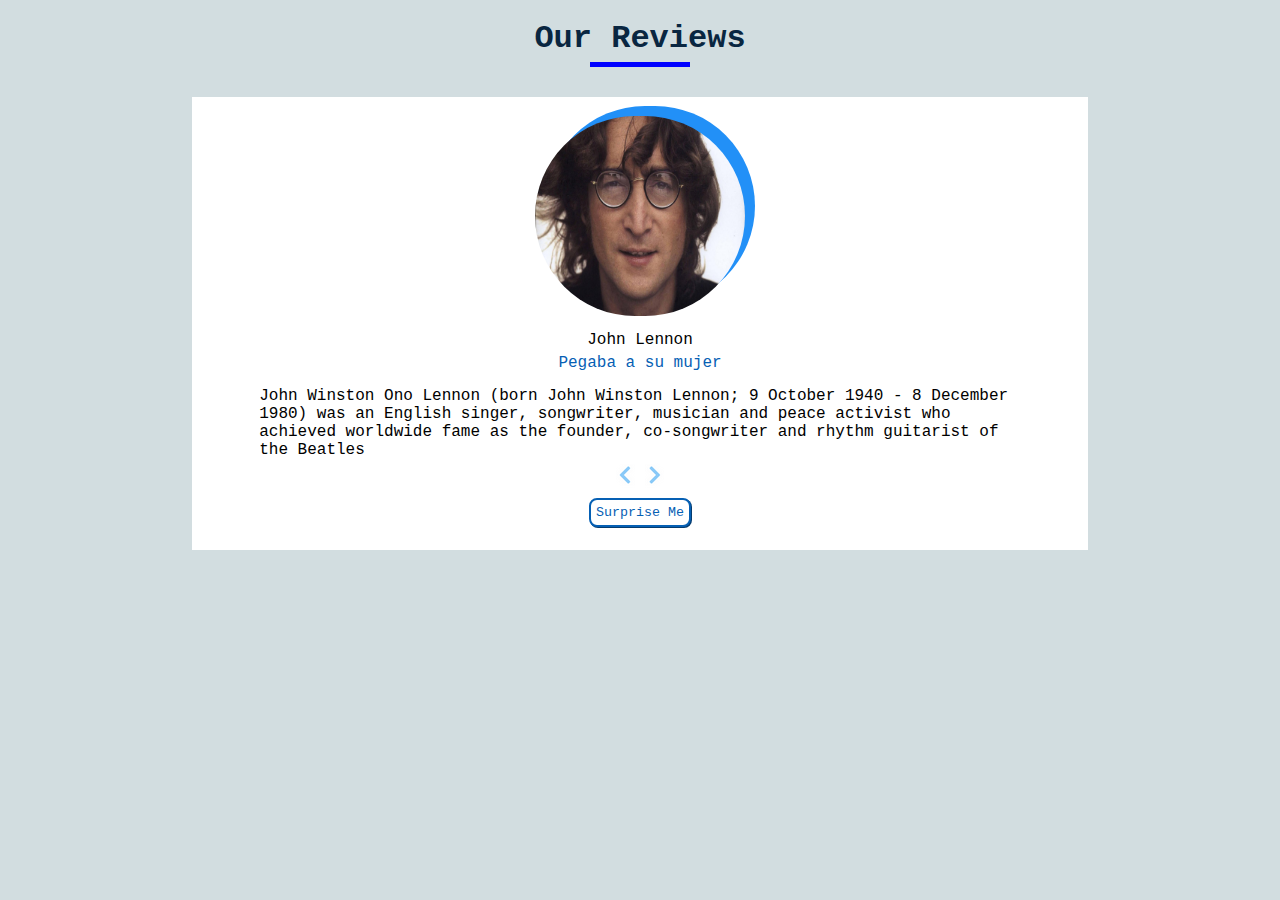
<file: 03-carousel/index.html>
<!DOCTYPE html>
<html>
  <head>
    <title>Reviews</title>
    <meta charset="utf-8">
    <link rel="stylesheet" type="text/css" href="./styles.css">
  </head>
  <body>
    <div id="flexbox">
      <h1>Our Reviews</h1>
      <div id="line"></div>
    </div>
    <div id="flexbox2">
        <div id="images">
            <img src="./images/John-Lennon.jpeg" height="210px" width="210px" id="photo"> 
        </div>
        <p id="name">John Lennon</p>
        <p id="subcontext">Pegaba a su mujer</p>
        <p id="context"> 
            John Winston Ono Lennon (born John Winston Lennon; 9 October 1940 - 8 December 1980) 
            was an English singer, songwriter, musician and peace activist who achieved 
            worldwide fame as the founder, co-songwriter and rhythm guitarist of the Beatles
        </p>
        <div id="buttons">
          <button class="btn left"><img src="./images/botonizq.png"></button>
          <button class="btn right"><img src="./images/botonder.png"></button>
        </div>
        <button id="surprise" class="btn">Surprise Me</button>
    </div>
    <script src="./script.js"></script>
  </body>
</html>
</file>
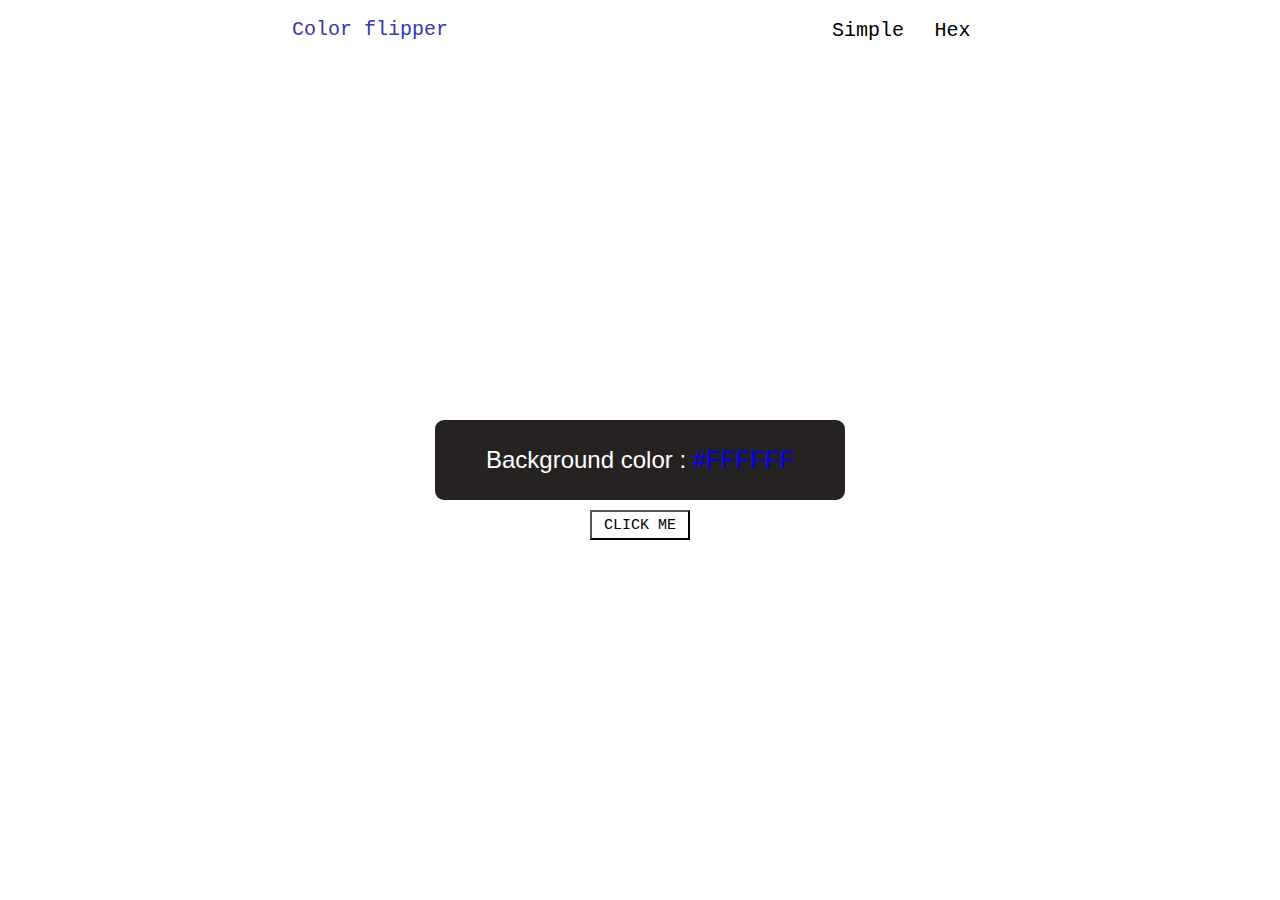
<file: color_flipper/index.html>
<!DOCTYPE html>
<html>
  <head>
    <title>Color flipper hex</title>
    <meta charset="utf-8">
    <link rel="stylesheet" type="text/css" href="./style.css">
  </head>
  <body>
    <header>
      <p id="te">Color flipper</p>
      <button type="button" id="sim" onclick="changeToSimple()">Simple</button>
      <button type="button" id="hex" onclick="changeToHex()">Hex</button>
    </header>
    <div id="content">
      <button type="button" id="sub">Background color : <span>#FFFFFF</span></button>
      <button type="button" id="main" onclick="original()">CLICK ME</button>
    </div>
    <script src="hexfunc.js"></script>
  </body>
</html>
</file>
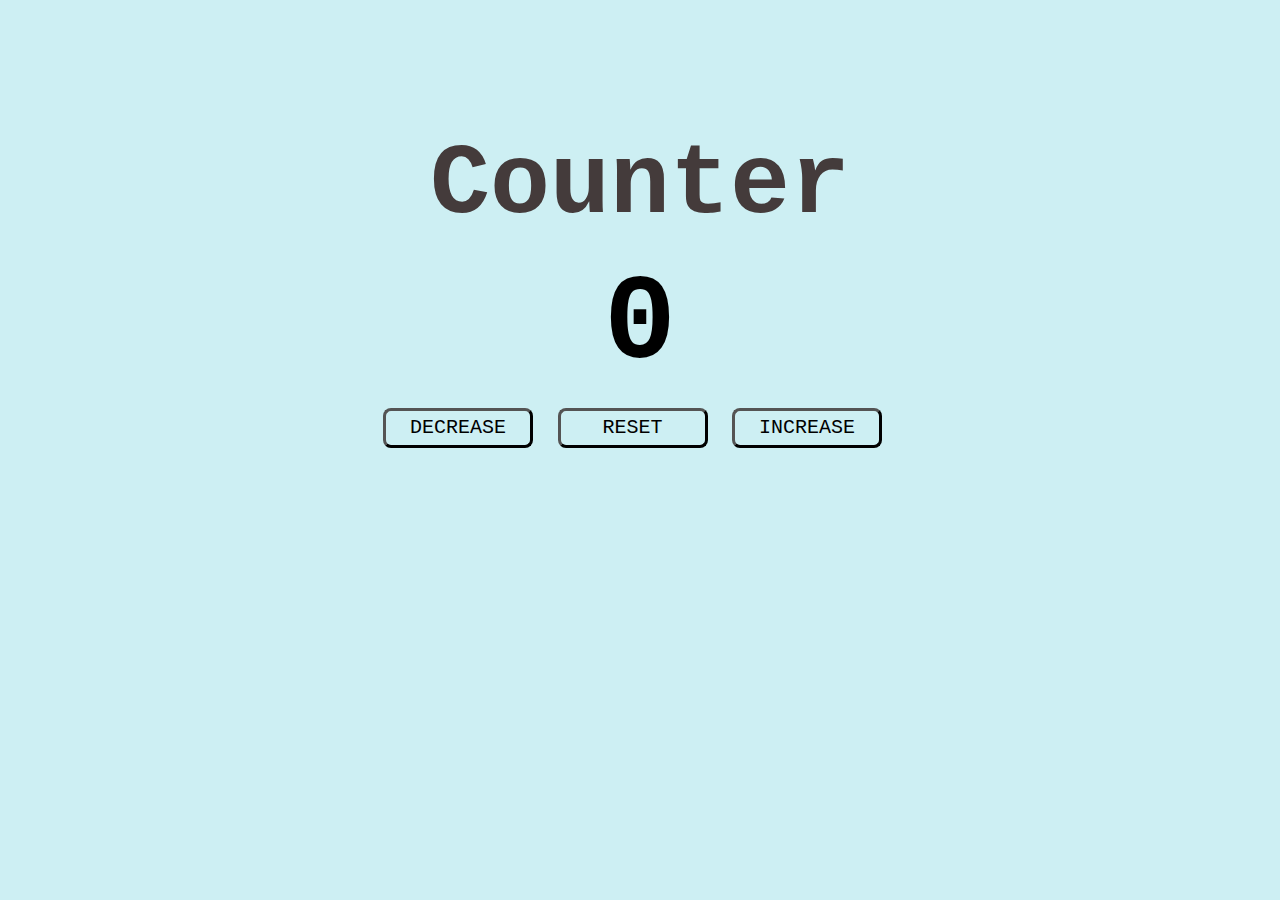
<file: counter/index.html>
<!DOCTYPE html>
<html>
  <head>
    <title>Counter</title>
    <meta charset="utf-8">
    <link rel="stylesheet" type="text/css" href="./style.css">
  </head>
  <body>
    <div id="flexbox">
      <h1 id="title">Counter</h1>
      <h1 id="num">0</h1>
      <div id="box">
        <button id="dec" class="btn decr">DECREASE</button>
        <button id="reset" class="btn res">RESET</button>
        <button id="inc" class="btn inc">INCREASE</button>
      </div>
      <script src="./script.js"></script>
    </div>
  </body>
</html>
</file>
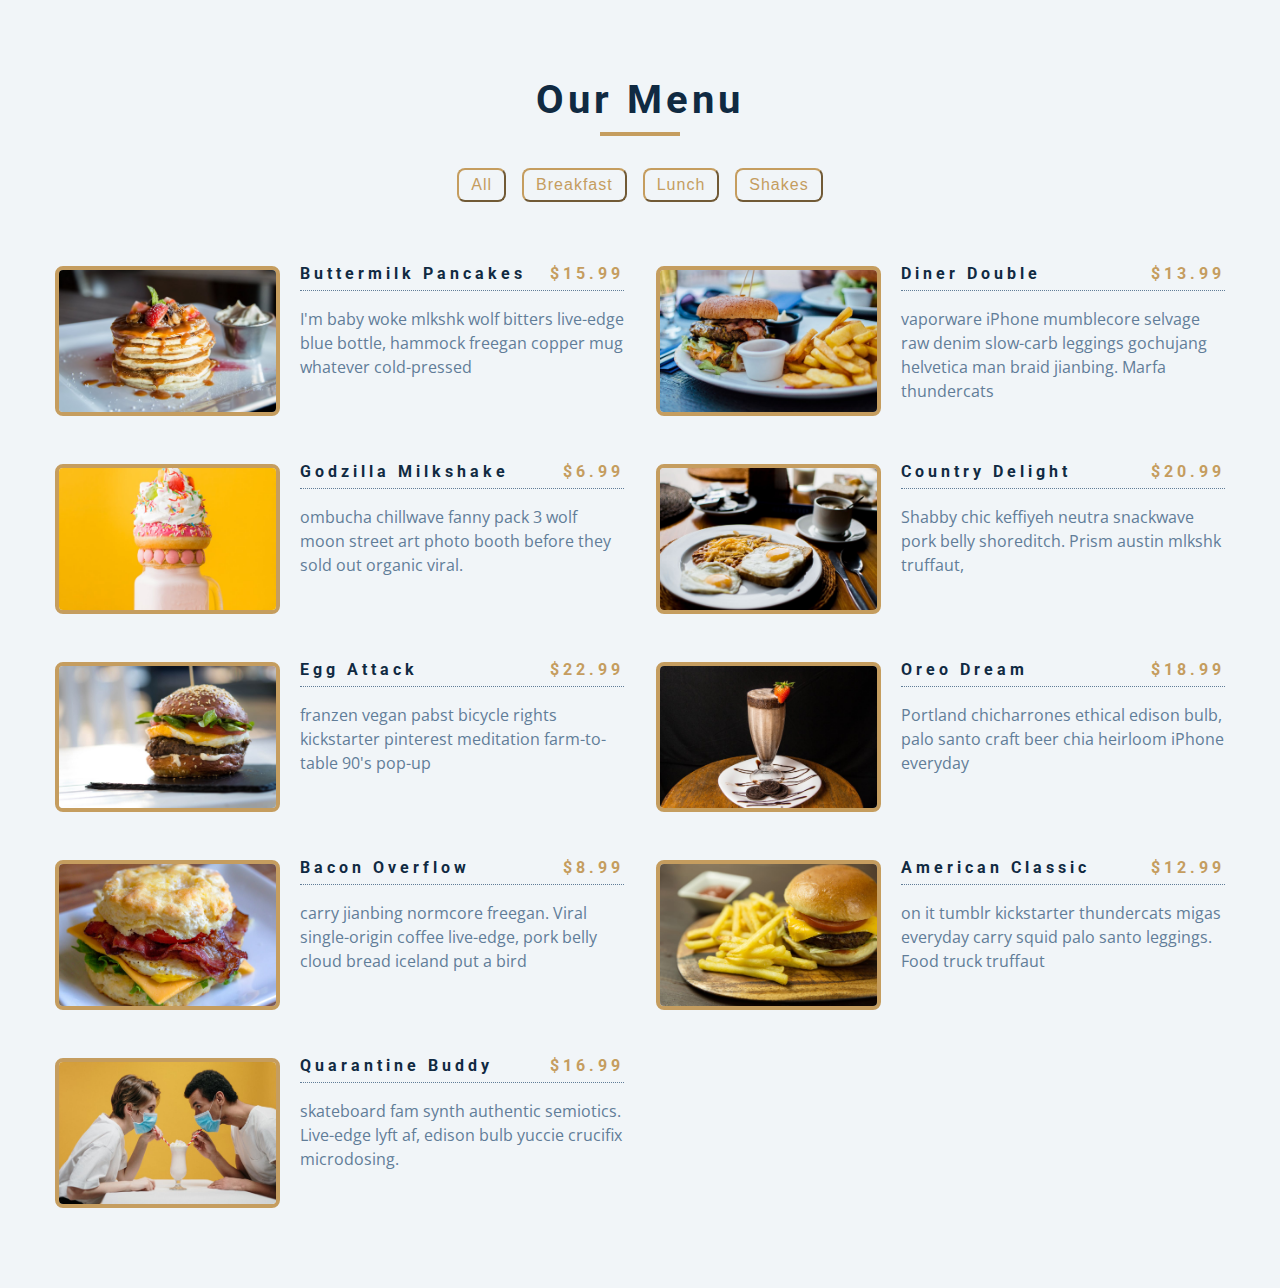
<file: 08-menu/javascript-basic-projects/08-menu/setup/index.html>
<!DOCTYPE html>
<html lang="en">
  <head>
    <meta charset="UTF-8" />
    <meta name="viewport" content="width=device-width, initial-scale=1.0" />
    <title>Menu</title>
    <!-- font-awesome -->
    <link
      rel="stylesheet"
      href="https://cdnjs.cloudflare.com/ajax/libs/font-awesome/5.14.0/css/all.min.css"
    />
    <!-- styles -->
    <link rel="stylesheet" href="styles.css" />
  </head>
  <body>
    <section class="menu">
      <!-- title -->
      <div class="title">
        <h2>our menu</h2>
        <div class="underline"></div>
      </div>
      <!-- filter buttons -->
      <div class="btn-container">
        <!--
        <button type="button" class="filter-btn" data-id="all">all</button>
        <button type="button" class="filter-btn" data-id="breakfast">
          breakfast
        </button>
        <button type="button" class="filter-btn" data-id="lunch">lunch</button>
        <button type="button" class="filter-btn" data-id="shakes">
          shakes
        </button> -->
      </div> 
      <!-- menu items -->
      <div class="section-center">
        <!-- single item -->
        <article class="menu-item">
          <img src="./menu-item.jpeg" alt="menu item" class="photo" />
          <div class="item-info">
            <header>
              <h4>buttermilk pancakes</h4>
              <h4 class="price">$15</h4>
            </header>
            <p class="item-text">
              Lorem ipsum dolor sit amet consectetur adipisicing elit.
              Repudiandae, sint quam. Et reprehenderit fugiat nesciunt inventore
              laboriosam excepturi! Quo, officia.
            </p>
          </div>
        </article>
        <!-- end of single item -->
        <!-- single item -->
        <article class="menu-item">
          <img src="./menu-item.jpeg" alt="menu item" class="photo" />
          <div class="item-info">
            <header>
              <h4>buttermilk pancakes</h4>
              <h4 class="price">$15</h4>
            </header>
            <p class="item-text">
              Lorem ipsum dolor sit amet consectetur adipisicing elit.
              Repudiandae, sint quam. Et reprehenderit fugiat nesciunt inventore
              laboriosam excepturi! Quo, officia.
            </p>
          </div>
        </article>
        <!-- end of single item -->
        <!-- single item -->
        <article class="menu-item">
          <img src="./menu-item.jpeg" alt="menu item" class="photo" />
          <div class="item-info">
            <header>
              <h4>buttermilk pancakes</h4>
              <h4 class="price">$15</h4>
            </header>
            <p class="item-text">
              Lorem ipsum dolor sit amet consectetur adipisicing elit.
              Repudiandae, sint quam. Et reprehenderit fugiat nesciunt inventore
              laboriosam excepturi! Quo, officia.
            </p>
          </div>
        </article>
        <!-- end of single item -->
      </div>
    </section>
    <!-- javascript -->
    <script src="./app.js"></script>
  </body>
</html>
</file>
<file: 03-carousel/styles.css>
* {
  margin: 0;
  padding: 0;
  background-color:#d2dde0;
  box-sizing: content-box;
  font-family: 'Courier New', Courier, monospace;
}

#flexbox {
  flex-direction: column;
  display: flex;
  justify-content: center;
  align-items: center;
  margin-bottom: 30px;
  margin-top: 20px;
}

/*-----------------Título, línea----------------*/
#flexbox h1 {
  margin-bottom: 5px;
  color:#092641;
}


#line {
  height: 5px;
  background-color: blue;
  width: 100px;
}
/*----------------------------------------------*/


#flexbox2 {
  background-color: #fff;
  flex-direction: column;
  display: flex;
  justify-content: center;
  align-items: center;
  width: 70%;
  height: 453px;
  margin-left: 15%;
  overflow: hidden;
  box-sizing: content-box;
}

/*-----------------IMAGENES---------------------*/
#images {
  background-color: inherit;
}

#photo {
  border-radius: 100px;
  box-shadow: 10px -10px 0 0 #2290f7; /*ejex ejey desenfoque cuantoborde color*/
  margin-bottom: 10px;
  height: 200px;
}

/*----------------------------------------------*/

#flexbox2 p {
  background-color: inherit;
  margin-bottom: 5px;
}

#subcontext {
  color:#0660b4;
}

#context {
  width: 85%;
  margin-top: 10px;
  margin-bottom: 10px;
}

#buttons {
  display: flex;
  background-color: inherit;
}

.btn {
  background-color: #fff;
  box-shadow: none;
  border: none;
  margin-left: 5px;
  margin-right: 5px;
  margin-bottom: 5px;
}

.btn:active {
  outline: #0660b4 1px solid;
}
  
.right {
 position: relative;
 bottom: 1px;
}

#surprise {
  background-color: #fff;
  color:#0660b4;
  padding: 5px;
  border: #0660b4 2px solid;
  border-radius: 8px;
  box-shadow: 1px 1px 0 0 #053b6e;
}

#surprise:active {
  box-shadow: -1px -1px 0 0 #053b6e;
}
</file>
<file: color_flipper/style.css>
* {
  padding: 0px;
  margin: 0px;
}

body {
  background-color: antiquewhite
}

header {
  display: block;
  background-color: #fff;
  height: 60px;
  width: 100vw;
  box-sizing: content-box;
  position: relative; /*PARA QUE p PUEDA POSICIONARSE EN BASE A SU CONTENEDOR EL CONTENEDOR
   TIENE QUE ESTAR POSICIONADO YA QUE p ES absolute*/
}

#te{
  color:rgb(54, 54, 170);
  font-family: 'Courier New', Courier, monospace;
  position: absolute;
  top: 30%;
  right: 65%;
  font-size: 20px;
}

header button {
  position: absolute;
  bottom: 0;
  top: 0;
  background: transparent;
  border: none !important;
  font-family: 'Courier New', Courier, monospace;
  font-size: 20px;
}

#sim {
  left: 65%;
}

#hex {
  left: 73%;
}

header button:hover {
  color:rgb(54, 54, 170);
}


/*--------------contenido------------------*/

#content {
  width: 100%;
  position: absolute;
  top: 60px;
  bottom: 0;
  background-color: #FFF;
  display: flex;
  justify-content: center;
  align-items: center;
  flex-direction: column;
}

#sub {
  background-color: rgb(39, 34, 34);
  color: #fff;
  height: 80px;
  width: 410px;
  border: 0;
  border-radius: 9px;
  box-sizing: content-box;
  font-size: 150%;
}

#main {
  margin-top: 10px;
  background: transparent;
  font-size: 15px;
  width: 100px;
  height: 30px;
  font-family: 'Courier New', Courier, monospace;
}

#sub span {
  color:blue;
}
</file>
<file: counter/style.css>
* {
    margin: 0;
    padding: 0;
    font-family: 'Courier New', Courier, monospace;
    background-color: #cdeff3;
}

#flexbox {
  width: 100%;
  height: 45vw;
  display: flex;
  flex-direction: column;
  align-items: center;
  justify-content: center;
}

#flexbox #title {
  font-family: 'Courier New', Courier, monospace;
  margin-bottom: 15px;
  font-size: 100px;
  color: #443b3b;
}

#flexbox #num {
  margin-bottom: 15px;
  font-size: 120px; 
}

#flexbox button {
  background-color: transparent;
  border-radius: 8px;
  margin-right: 15px;
  height: 40px;
  width: 150px;
  font-size: 20px;
  border-color: #000;
  border-width: 3px;
  box-shadow: none;
  font-family: inherit;
}

#flexbox button:active {
  border-color: blue;
  border-radius: 0; 
}
</file>
<file: 08-menu/javascript-basic-projects/08-menu/setup/styles.css>
/*
=============== 
Fonts
===============
*/
@import url("https://fonts.googleapis.com/css?family=Open+Sans|Roboto:400,700&display=swap");

/*
=============== 
Variables
===============
*/

:root {
  /* dark shades of primary color*/
  --clr-primary-1: hsl(205, 86%, 17%);
  --clr-primary-2: hsl(205, 77%, 27%);
  --clr-primary-3: hsl(205, 72%, 37%);
  --clr-primary-4: hsl(205, 63%, 48%);
  /* primary/main color */
  --clr-primary-5: #49a6e9;
  /* lighter shades of primary color */
  --clr-primary-6: hsl(205, 89%, 70%);
  --clr-primary-7: hsl(205, 90%, 76%);
  --clr-primary-8: hsl(205, 86%, 81%);
  --clr-primary-9: hsl(205, 90%, 88%);
  --clr-primary-10: hsl(205, 100%, 96%);
  /* darkest grey - used for headings */
  --clr-grey-1: hsl(209, 61%, 16%);
  --clr-grey-2: hsl(211, 39%, 23%);
  --clr-grey-3: hsl(209, 34%, 30%);
  --clr-grey-4: hsl(209, 28%, 39%);
  /* grey used for paragraphs */
  --clr-grey-5: hsl(210, 22%, 49%);
  --clr-grey-6: hsl(209, 23%, 60%);
  --clr-grey-7: hsl(211, 27%, 70%);
  --clr-grey-8: hsl(210, 31%, 80%);
  --clr-grey-9: hsl(212, 33%, 89%);
  --clr-grey-10: hsl(210, 36%, 96%);
  --clr-white: #fff;
  --clr-red-dark: hsl(360, 67%, 44%);
  --clr-red-light: hsl(360, 71%, 66%);
  --clr-green-dark: hsl(125, 67%, 44%);
  --clr-green-light: hsl(125, 71%, 66%);
  --clr-gold: #c59d5f;
  --clr-black: #222;
  --ff-primary: "Roboto", sans-serif;
  --ff-secondary: "Open Sans", sans-serif;
  --transition: all 0.3s linear;
  --spacing: 0.25rem;
  --radius: 0.5rem;
  --light-shadow: 0 5px 15px rgba(0, 0, 0, 0.1);
  --dark-shadow: 0 5px 15px rgba(0, 0, 0, 0.2);
  --max-width: 1170px;
  --fixed-width: 620px;
}
/*
=============== 
Global Styles
===============
*/

*,
::after,
::before {
  margin: 0;
  padding: 0;
  box-sizing: border-box;
}
body {
  font-family: var(--ff-secondary);
  background: var(--clr-grey-10);
  color: var(--clr-grey-1);
  line-height: 1.5;
  font-size: 0.875rem;
}
ul {
  list-style-type: none;
}
a {
  text-decoration: none;
}
img:not(.logo) {
  width: 100%;
}
img {
  display: block;
}

h1,
h2,
h3,
h4 {
  letter-spacing: var(--spacing);
  text-transform: capitalize;
  line-height: 1.25;
  margin-bottom: 0.75rem;
  font-family: var(--ff-primary);
}
h1 {
  font-size: 3rem;
}
h2 {
  font-size: 2rem;
}
h3 {
  font-size: 1.25rem;
}
h4 {
  font-size: 0.875rem;
}
p {
  margin-bottom: 1.25rem;
  color: var(--clr-grey-5);
}
@media screen and (min-width: 800px) {
  h1 {
    font-size: 4rem;
  }
  h2 {
    font-size: 2.5rem;
  }
  h3 {
    font-size: 1.75rem;
  }
  h4 {
    font-size: 1rem;
  }
  body {
    font-size: 1rem;
  }
  h1,
  h2,
  h3,
  h4 {
    line-height: 1;
  }
}
/*  global classes */

.btn {
  text-transform: uppercase;
  background: transparent;
  color: var(--clr-black);
  padding: 0.375rem 0.75rem;
  letter-spacing: var(--spacing);
  display: inline-block;
  transition: var(--transition);
  font-size: 0.875rem;
  border: 2px solid var(--clr-black);
  cursor: pointer;
  box-shadow: 0 1px 3px rgba(0, 0, 0, 0.2);
  border-radius: var(--radius);
}
.btn:hover {
  color: var(--clr-white);
  background: var(--clr-black);
}
/* section */
.section {
  padding: 5rem 0;
}

main {
  min-height: 100vh;
  display: grid;
  place-items: center;
}
/*
=============== 
Menu
===============
*/

.menu {
  padding: 5rem 0;
}
.title {
  text-align: center;
  margin-bottom: 2rem;
}
.underline {
  width: 5rem;
  height: 0.25rem;
  background: var(--clr-gold);
  margin-left: auto;
  margin-right: auto;
}
.btn-container {
  margin-bottom: 4rem;
  display: flex;
  justify-content: center;
}
.filter-btn {
  background: transparent;
  border-color: var(--clr-gold);
  font-size: 1rem;
  text-transform: capitalize;
  margin: 0 0.5rem;
  letter-spacing: 1px;
  border-radius: var(--radius);
  padding: 0.375rem 0.75rem;
  color: var(--clr-gold);
  cursor: pointer;
  transition: var(--transition);
}
.filter-btn:hover {
  background: var(--clr-gold);
  color: var(--clr-white);
}
.section-center {
  width: 90vw;
  margin: 0 auto;
  max-width: 1170px;
  display: grid;
  gap: 3rem 2rem;
  justify-items: center;
}
.menu-item {
  display: grid;
  gap: 1rem 2rem;
  max-width: 25rem;
}
.photo {
  object-fit: cover;
  height: 200px;
  border: 0.25rem solid var(--clr-gold);
  border-radius: var(--radius);
}
.item-info header {
  display: flex;
  justify-content: space-between;
  border-bottom: 0.5px dotted var(--clr-grey-5);
}
.item-info h4 {
  margin-bottom: 0.5rem;
}
.price {
  color: var(--clr-gold);
}
.item-text {
  margin-bottom: 0;
  padding-top: 1rem;
}

@media screen and (min-width: 768px) {
  .menu-item {
    grid-template-columns: 225px 1fr;
    gap: 0 1.25rem;
    max-width: 40rem;
  }
  .photo {
    height: 175px;
  }
}
@media screen and (min-width: 1200px) {
  .section-center {
    width: 95vw;
    grid-template-columns: 1fr 1fr;
  }
  .photo {
    height: 150px;
  }
}
</file>
